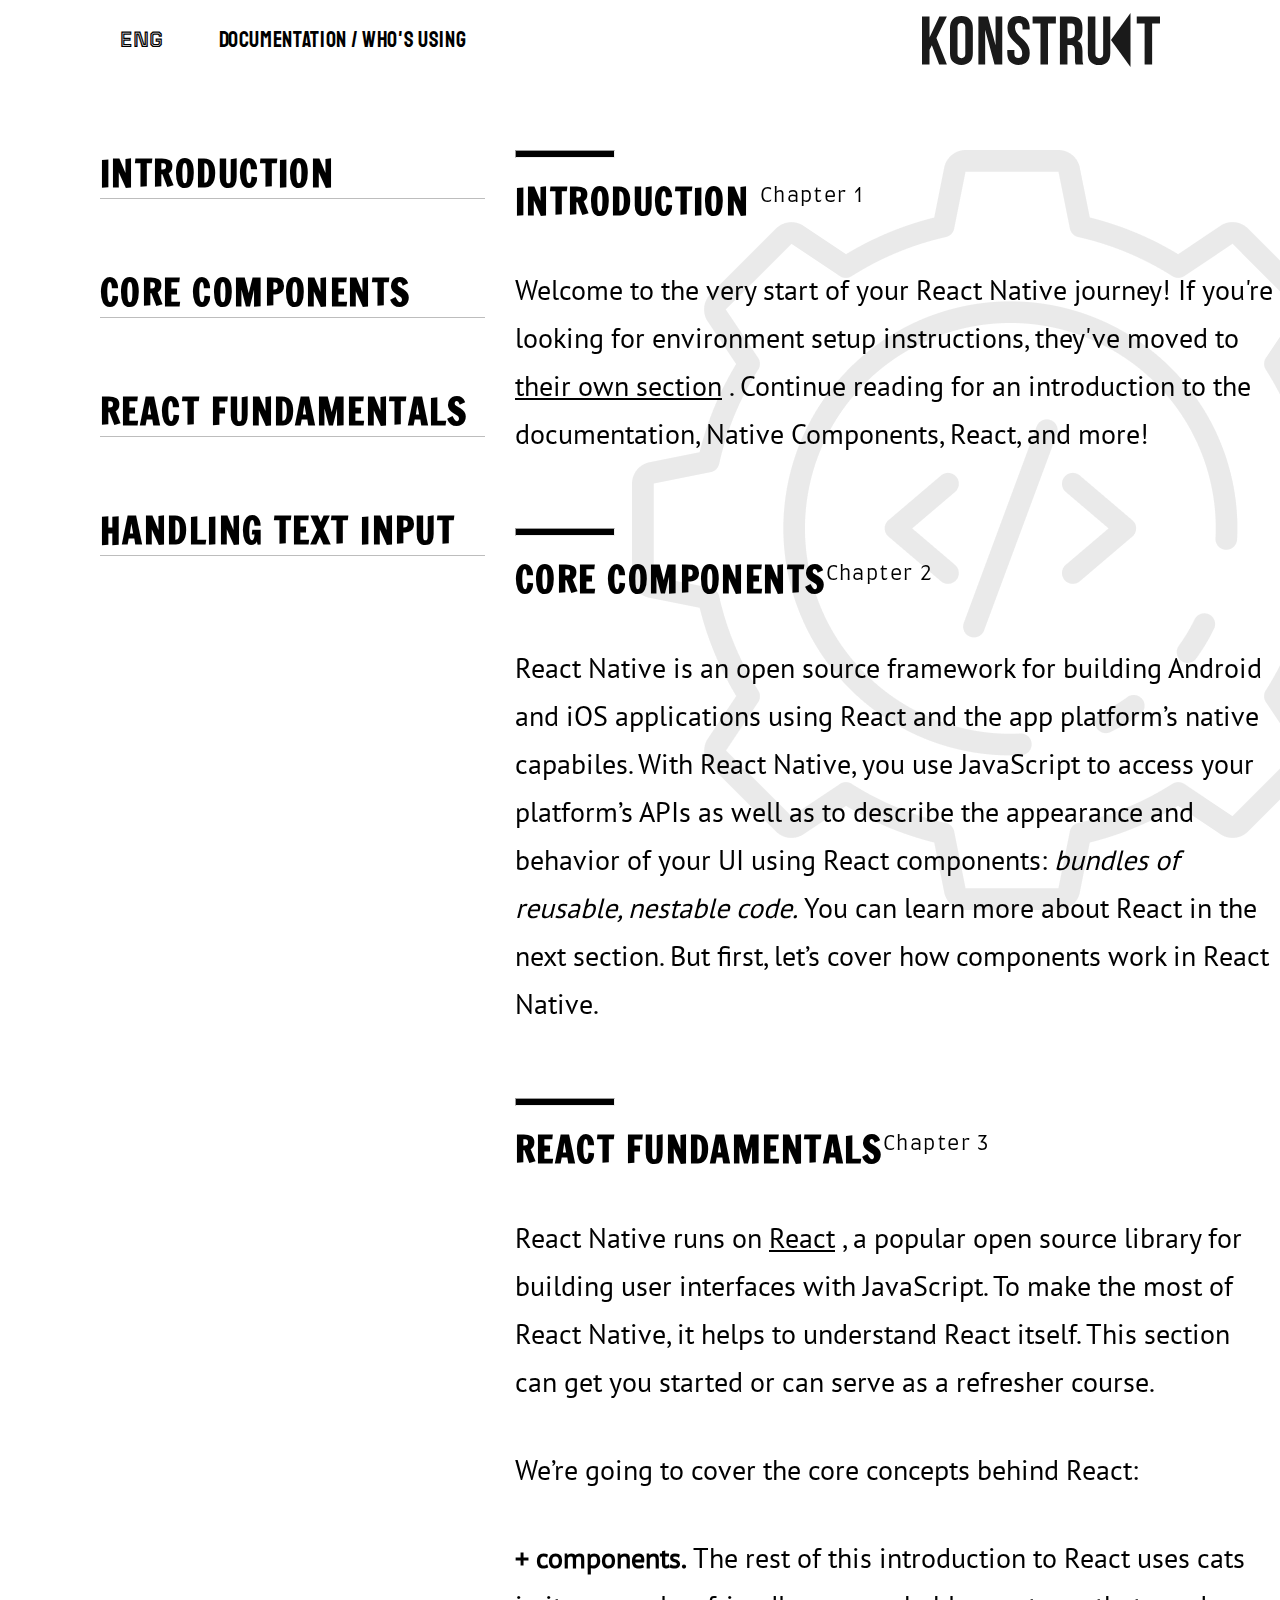
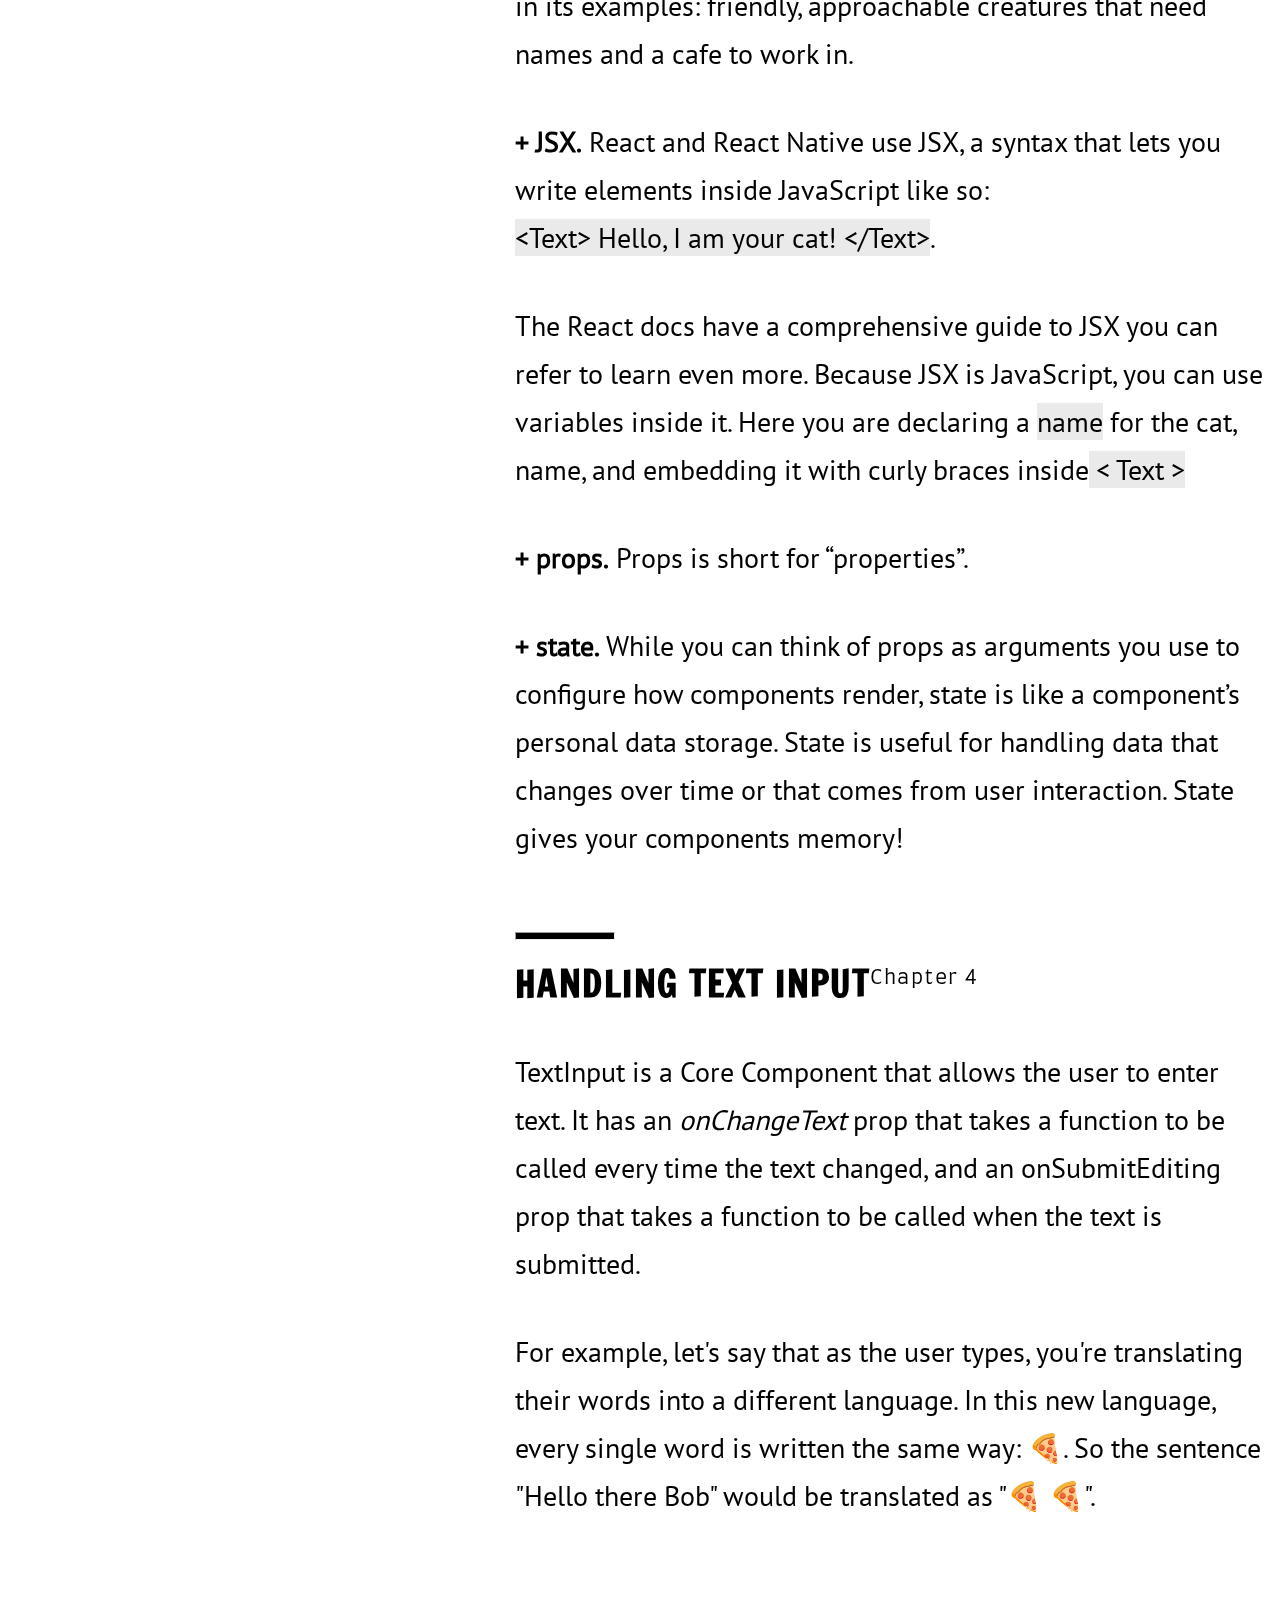
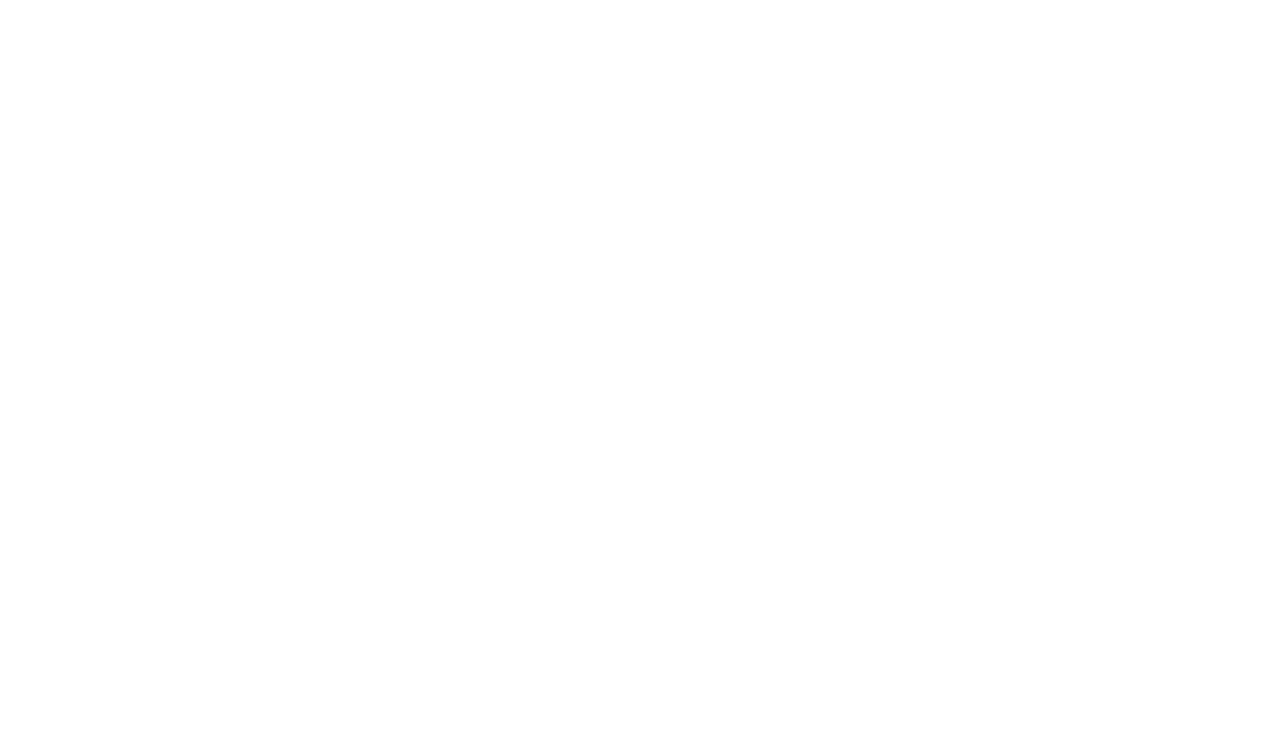
<file: index.html>
<!DOCTYPE html>
<html lang="en">
<head>
	<meta charset="UTF-8">
	<meta http-equiv="X-UA-Compatible" content="IE=edge">
	<meta name="viewport" content="width=device-width, initial-scale=1.0">
	<link rel="stylesheet" href="css/style.css">
	<link rel="stylesheet" href="css/reset.css">
	<link rel="stylesheet" href="css/vars.css">
	<title> Documentation</title>
</head>
<body>
	<div class="container">
		<div class="wrapper">
			<header class="header-position">
				<div class="header-row">
					<div class="header__nav">
						<a class="header__lang" href="#">ENG</a>
						<span>
							<a href="#">DOCUMENTATION</a> <span>/</span>
						<a href="pages/using.html">WHO'S USING</a>
						</span>
						
					</div>
					<div class="company-logo">
						<a href="#"><img src="assets/images/company-logo-black.svg" alt="company-logo"></a>
					</div>
				</div>
			</header>
		</div>

		<main>
			<div class="main-row">
				<div class="wrapp">
					<nav class="side-bar">
						<ul>
							<li><a href="#chapters__introduction"><h2>INTRODUCTION</h2></a> </li>
							<li><a href="#chapters__core"><h2>CORE COMPONENTS</h2></a></li>
							<li><a href="#chapters__react"><h2>REACT FUNDAMENTALS</h2></a></li>
							<li><a href="#chapters__handling"><h2>HANDLING TEXT INPUT</h2></a></li>
						</ul>
					</nav>
				</div>
				<div class="wrapper-img">
					<div class="sticky-img">
						<img class="chapters__background" src="assets/images/bg-picture.png" alt="bg">
					</div>
					<article class="chapters">
						
						<section id="chapters__introduction">
							<hr>
							<h2>INTRODUCTION <sup>Chapter 1</sup></h2> 
							<p>Welcome to the very start of your React Native journey! If you're looking for environment setup instructions, they've moved to <u>their own section</u> . Continue reading for an introduction to the documentation, Native Components, React, and more!</p>
						</section>

						<section id="chapters__core">
							<hr>
							<h2>CORE COMPONENTS<sup>Chapter 2</sup> </h2> 
							<p>React Native is an open source framework for building Android and iOS applications using React and the app platform’s native capabiles. With React Native, you use JavaScript to access your platform’s APIs as well as to describe the appearance and behavior of your UI using React components: <em>bundles of reusable, nestable code.</em> You can learn more about React in the next section. But first, let’s cover how components work in React Native.</p>
						</section>

						<section id="chapters__react">
							<hr>
							<h2>REACT FUNDAMENTALS<sup>Chapter 3</sup> </h2> 
							<p>React Native runs on <u>React</u> , a popular open source library for building user interfaces with JavaScript. To make the most of React Native, it helps to understand React itself. This section can get you started or can serve as a refresher course.
							</p>
							<p>We’re going to cover the core concepts behind React:</p>
							<p><b> + components.</b> The rest of this introduction to React uses cats in its examples: friendly, approachable creatures that need names and a cafe to work in.</p>
							<p><b> + JSX.</b> React and React Native use JSX, a syntax that lets you write elements inside JavaScript like so: <br>  
							<span>&ltText&gt Hello, I am your cat! &lt/Text&gt</span>.	</p>
							<p>The React docs have a comprehensive guide to JSX you can refer to learn even more. Because JSX is JavaScript, you can use variables inside it. Here you are declaring a <span>name</span> for the cat, name, and embedding it with curly braces inside<span> &lt Text &gt</span></p>
							<p><b>+ props.</b> Props is short for “properties”. </p>
							<p><b>+ state.</b> While you can think of props as arguments you use to configure how components render, state is like a component’s personal data storage. State is useful for handling data that changes over time or that comes from user interaction. State gives your components memory!</p>
						</section>

						<section id="chapters__handling">
							<hr>
							<h2>HANDLING TEXT INPUT<sup>Chapter 4</sup></h2> 
							<p>TextInput is a Core Component that allows the user to enter text. It has an <em>onChangeText</em> prop that takes a function to be called every time the text changed, and an onSubmitEditing prop that takes a function to be called when the text is submitted.</p>
							<p>For example, let's say that as the user types, you're translating their words into a different language. In this new language, every single word is written the same way: 🍕. So the sentence "Hello there Bob" would be translated as "🍕 🍕".</p>
						</section>
					</article>
				</div>
			</div>
		</main>
	</div>
</body>
</html>
</file>
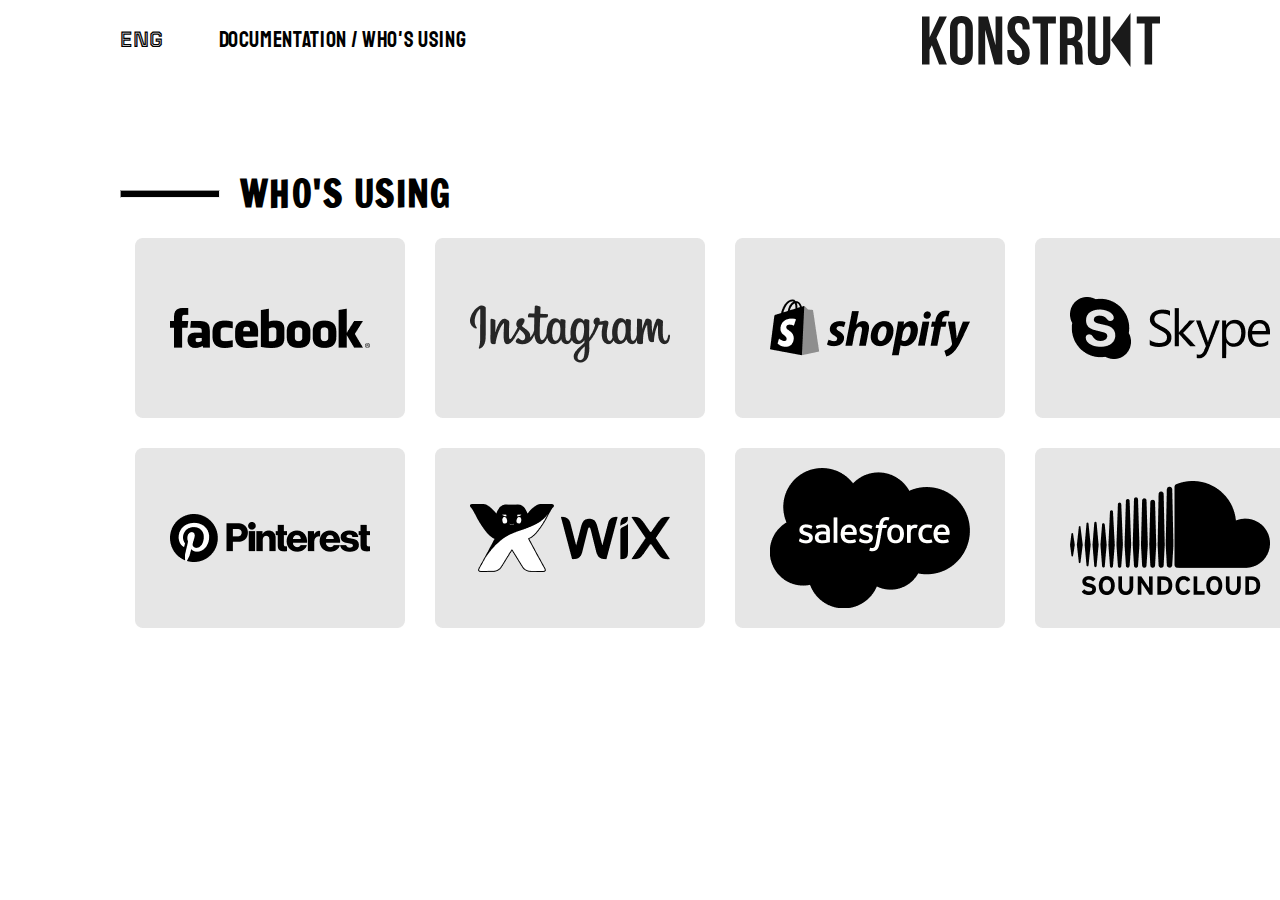
<file: pages/using.html>
<!DOCTYPE html>
<html lang="en">
<head>
	<meta charset="UTF-8">
	<meta http-equiv="X-UA-Compatible" content="IE=edge">
	<meta name="viewport" content="width=device-width, initial-scale=1.0">
	<link rel="stylesheet" href="../css/style.css">
	<link rel="stylesheet" href="../css/reset.css">
	<link rel="stylesheet" href="../css/vars.css">
	<link rel="stylesheet" href="..//css/using.css">
	<title>WHO'S USING</title>
</head>
<body>
	<div class="container">
		<div class="wrapper">
			<header>
				<div class="header-row">
					<div class="header__nav">
						<a class="header__lang" href="#">ENG</a>
						<span>
							<a href="../index.html">DOCUMENTATION</a> <span>/</span>
						<a href="#">WHO'S USING</a>
						</span>
						
					</div>
					<div class="company-logo">
						<a href="#"><img src="../assets/images/company-logo-black.svg" alt="company-logo"></a>
					</div>
				</div>
			</header>
		</div>
		<main>
			<section>
				<div class="main__title">
					<hr> <span><h2 class="title">WHO'S USING</h2></span>
				</div>
				<div class="cards-list" >
					<ul class="cards-list__row" >
						<li class="flip-card">
							<div class="flip-card__inner">
								<div class="flip-card__front">
									<img src="../assets/images/logo-black/facebook-logo-black.png" alt="facebook">
								</div>
								<div class="flip-card__back">
									<img src="../assets/images/logo-white/facebook-logo-white.png" alt="facebook">
								</div>
							</div>
						</li>

						<li class="flip-card">
							<div class="flip-card__inner">
								<div class="flip-card__front">
									<img src="../assets/images/logo-black/instagram-logo-black.png" alt="instagram">
								</div>
								<div class="flip-card__back">
									<img src="../assets/images/logo-white/instagram-logo-white.png" alt="instagram">
								</div>
							</div>
						</li>

						<li class="flip-card">
							<div class="flip-card__inner">
								<div class="flip-card__front">
									<img src="../assets/images/logo-black/shopify-logo-black.png" alt="shopify">
								</div>
								<div class="flip-card__back">
									<img src="../assets/images/logo-white/shopify-logo-white.png" alt="shopify">
								</div>
							</div>
						</li>

						<li class="flip-card">
							<div class="flip-card__inner">
								<div class="flip-card__front">
									<img src="../assets/images/logo-black/skype-logo-black.png" alt="skype">
								</div>
								<div class="flip-card__back">
									<img src="../assets/images/logo-white/skype-logo-white.png" alt="skype">
								</div>
							</div>
						</li>

						<li class="flip-card">
							<div class="flip-card__inner">
								<div class="flip-card__front">
									<img src="../assets/images/logo-black/pinterest-logo-black.png" alt="pinterest">
								</div>
								<div class="flip-card__back">
									<img src="../assets/images/logo-white/pinterest-logo-white.png" alt="pinterest">
								</div>
							</div>
						</li>

						<li class="flip-card">
							<div class="flip-card__inner">
								<div class="flip-card__front">
									<img src="../assets/images/logo-black/wix-logo-black.png" alt="wix">
								</div>
								<div class="flip-card__back">
									<img src="../assets/images/logo-white/wix-logo-white.png" alt="wix">
								</div>
							</div>
						</li>

						<li class="flip-card">
							<div class="flip-card__inner">
								<div class="flip-card__front">
									<img src="../assets/images/logo-black/saleforse-logo-black.png" alt="saleforse">
								</div>
								<div class="flip-card__back">
									<img src="../assets/images/logo-white/saleforse-logo-white.png" alt="saleforse">
								</div>
							</div>
						</li>

						<li class="flip-card">
							<div class="flip-card__inner">
								<div class="flip-card__front">
									<img src="../assets/images/logo-black/soundcloud-logo-black.png" alt="soundcloud">
								</div>
								<div class="flip-card__back">
									<img src="../assets/images/logo-white/soundcloud-logo-white.png" alt="soundcloud">
								</div>
							</div>
						</li>
					</ul>
				</div>
			</section>
		</main>
	</div>
</body>
</html>
</file>
<file: css/style.css>
body {

	color: #000000;

}

.container {
	max-width: 100%;
	height: 100%;
	margin: auto;
}

a {
	color: #000000;
}

h2 {
	font-family: var(--font-family-fo-r);
	font-size: 36px;
	line-height: 48px;
	letter-spacing: 0.04em;
	text-transform: uppercase;
}

.wrapper {
	height: 80px;
	width: 100%;
}

header {
	padding: 0px 120px;
	width: 100%;
	height: 80px;
	font-size: 22px;
	line-height: 28px;

}


.header-position {
	position: fixed;
	z-index: 99;
	width: 100%;
	height: 80px;
	background-color: #ffffff;
	/* border: 1px solid rgb(133, 142, 238); */

}

.header-row {
	height: 100%;
	display: flex;
	justify-content: space-between;
	align-items: center;

}

.header__lang {
	margin-right: 50px;
	font-family: var(--font-family-t-sb);
	line-height: 18px;
}

.header__nav span {
	font-family: var(--font-family-st-r);
	letter-spacing: 0.03em;
}

main {
	font-size: 28px;
	line-height: 48px;
	padding: 70px 90px 20px 100px;
	height: 100%;
}

.main-row {
	display: flex;
	justify-content: space-between;
	gap: 30px;
}

.wrapp {
	flex: 0 1 33%;
	height: 100%;
	top: 82px;
	position: sticky;
}

.side-bar {
	width: 385px;
	height: 462px;

}

.side-bar li {
	margin-bottom: 70px;
	border-bottom: 1px solid #BDBDBD;
}

.chapters {
	width: 100%;
	height: 100%;
	position: relative;
	z-index: 1;
	top: -760px;

}

.wrapper-img {
	position: relative;
	z-index: 1;
	flex: 0 1 67%;
}

.sticky-img {
	position: sticky;
	width: 100%;
	width: 27.14em;
	height: 27.14em;
	z-index: -1;
	top: 80px;
}

.chapters__background {
	position: fixed;
	object-fit: cover;
	right: -4em;
}

section {
	margin-bottom: 70px;
}

section p {
	font-family: var(--font-family-ps-r);
	margin-top: 40px;
}

.chapters span {
	background-color: #EAEAEA;
}

hr {
	width: 100px;
	height: 8px;
	background: #000000;
	margin-bottom: 20px;
}

sup {
	font-family: var(--font-family-f-r);
	font-size: 20px;
	line-height: 30px;
	text-transform: none;
	font-weight: 300;
}
</file>
<file: css/vars.css>
@font-face {
	font-family:Staatliches-Regular;
	src: url(../assets/fonts/AnyConv.com__Staatliches-Regular.woff);
}
@font-face {
	font-family: Tourney-SemiBold;
	src: url(../assets/fonts/AnyConv.com__Tourney-SemiBold.woff);
}

@font-face {
	font-family: FrancoisOne-Regular;
	src: url(../assets/fonts/AnyConv.com__FrancoisOne-Regular.woff);
}

@font-face {
	font-family: Farro-Light;
	src: url(../assets/fonts/AnyConv.com__Farro-Light.woff);
}

@font-face {
	font-family: PTSans-Regular;
	src: url(../assets/fonts/AnyConv.com__PTSans-Regular.woff);
}

@font-face {
	font-family: PTSans-Bold;
	src: url(../assets/fonts/AnyConv.com__PTSans-Bold.woff);
}

@font-face {
	font-family: Hind-Regular;
	src: url(../assets/fonts/AnyConv.com__Hind-Regular.woff);
}

:root{
	--font-family-st-r: Staatliches-Regular, sans-serif;
	--font-family-t-sb: Tourney-SemiBold, sans-serif;
	--font-family-fo-r: FrancoisOne-Regular, sans-serif;
	--font-family-f-r: Farro-Light, sans-serif;
	--font-family-ps-r: PTSans-Regular, sans-serif;
	--font-family-ps-b: PTSans-Bold, sans-serif;
	--font-family-h-r: Hind-Regular, sans-serif;
}
</file>
<file: css/using.css>
.container {
	width: 1440px;
	height: 738px;
	margin: auto;
}

main {
	padding: 90px 120px;
}

.main__title {
	display: flex;
	align-items: center;
	gap: 20px;
}

.main__title hr {
	align-self: flex-end;
}

.cards-list__row {
	width: 1200px;
	height: 430px;
	display: flex;
	flex-wrap: wrap;
	gap: 30px;
	padding: 20px 15px;



}

.flip-card {
	width: 270px;
	height: 180px;
	display: inline-block;
	perspective: 1000px;
}


.flip-card__inner {
	position: relative;
	width: 100%;
	height: 100%;
	transition: 1s;
	transform-style: preserve-3d;
}

.flip-card__front,
.flip-card__back {
	position: absolute;
	width: 100%;
	height: 100%;
	-webkit-backface-visibility: hidden;
	/* Safari */
	backface-visibility: hidden;
}

.flip-card__back {
	transform: rotateX(180deg);
}

.flip-card:hover .flip-card__inner {
	transform: rotateX(180deg);
	cursor: pointer;

}
</file>
